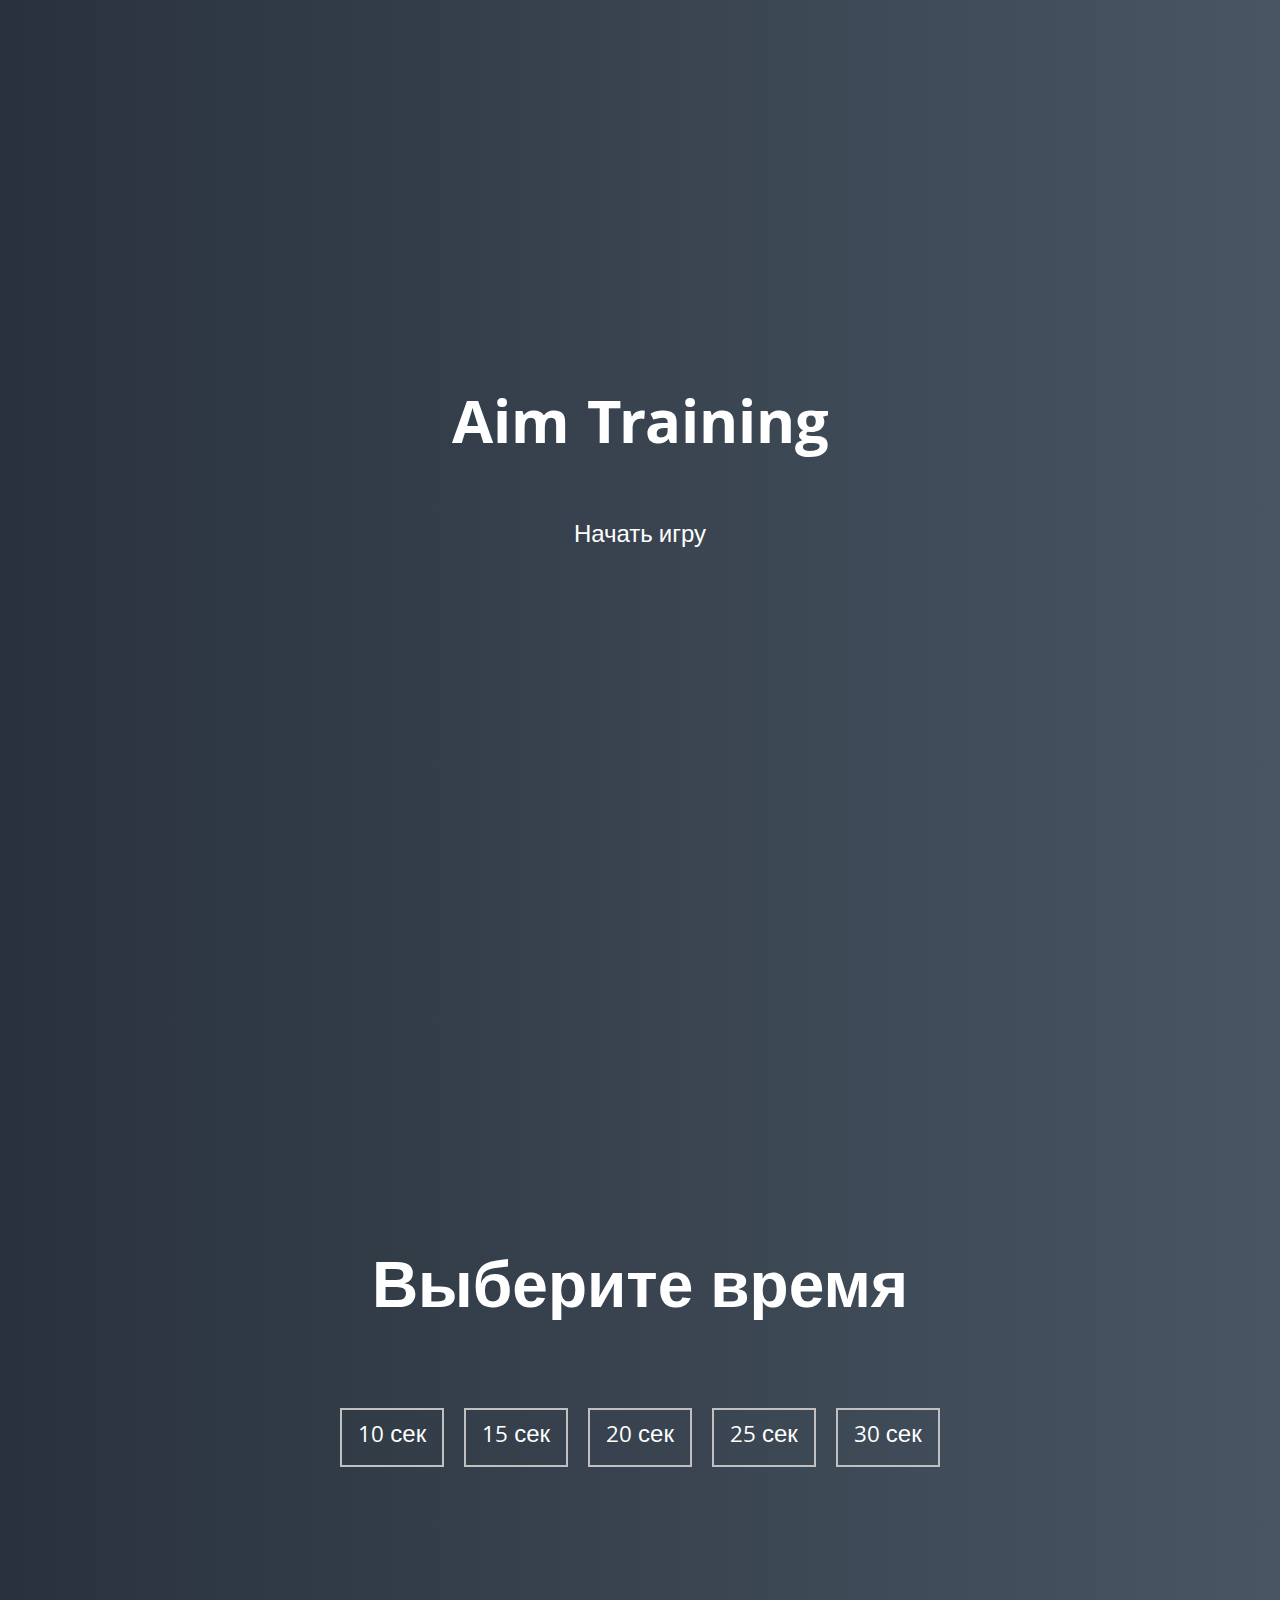
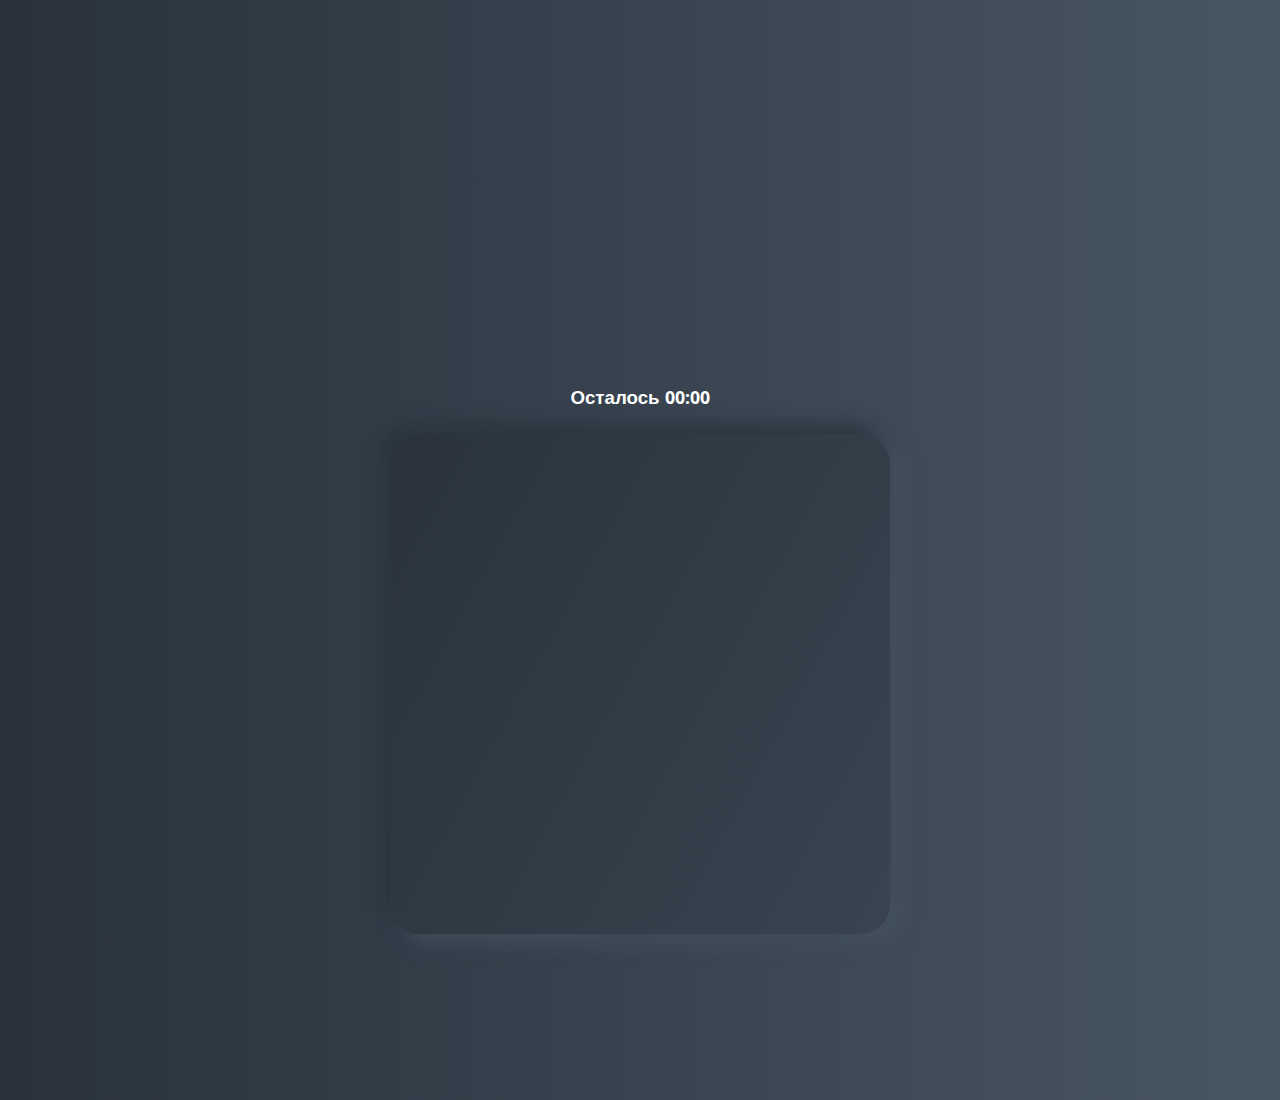
<file: AIM game/index.html>
<!DOCTYPE html>
<html lang="en">
  <head>
    <meta charset="UTF-8" />
    <meta name="viewport" content="width=device-width, initial-scale=1.0" />
    <link rel="stylesheet" href="styles.css" />
    <title>Aim Training</title>
  </head>
  <body>
    <div class="screen">
      <h1>Aim Training</h1>
      <a href="#" class="start" id="start">Начать игру</a>
    </div>

    <div class="screen">
      <h1>Выберите время</h1>
      <ul class="time-list" id="time-list">
        <li>
          <button class="time-btn" data-time="10">
            10 сек
          </button>
        </li>
        <li>
          <button class="time-btn" data-time="15">
            15 сек
          </button>
        </li>
        <li>
          <button class="time-btn" data-time="20">
            20 сек
          </button>
        </li>
        <li>
          <button class="time-btn" data-time="25">
            25 сек
          </button>
        </li>
        <li>
          <button class="time-btn" data-time="30">
            30 сек
          </button>
        </li>
      </ul>
    </div>

    <div class="screen">
      <h3>Осталось <span id="time">00:00</span></h3>
      <div class="board" id="board"></div>
    </div>
    <script src="app.js"></script>
  </body>
</html>
</file>
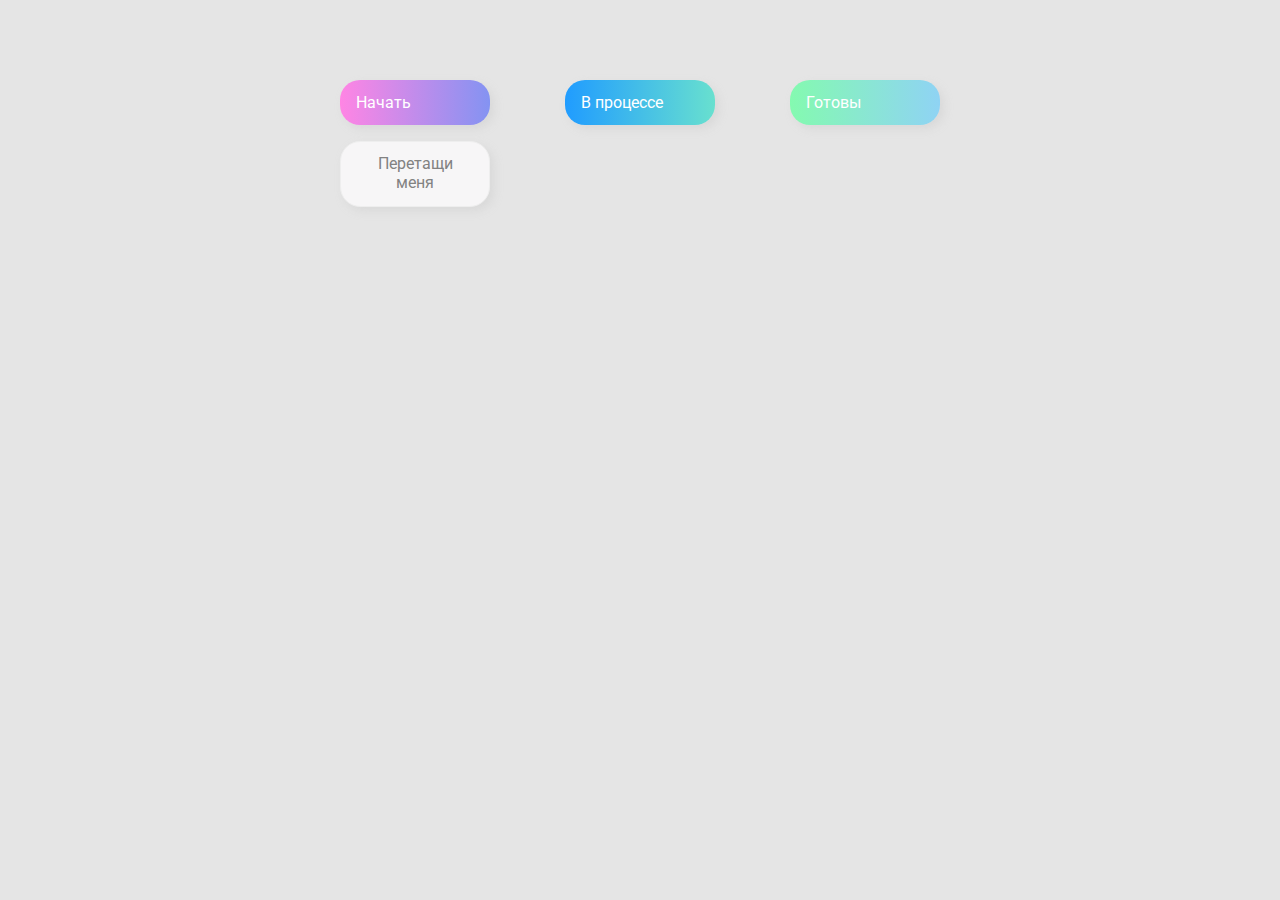
<file: drag and drop/index.html>
<!DOCTYPE html>
<html lang="en">
  <head>
    <meta charset="UTF-8" />
    <meta name="viewport" content="width=device-width, initial-scale=1.0" />
    <link rel="stylesheet" href="styles.css" />
    <title>Drag & Drop</title>
  </head>
  <body>
    <div>
      <div class="row">
        <div class="col-header start">Начать</div>
        <div class="col-header progress">В процессе</div>
        <div class="col-header done">Готовы</div>
      </div>

      <div class="row">
        <div class="placeholder">
          <div class="item" draggable="true">Перетащи меня</div>
        </div>
        <div class="placeholder"></div>
        <div class="placeholder"></div>
      </div>
    </div>
    <script src="app.js"></script>
  </body>
</html>
</file>
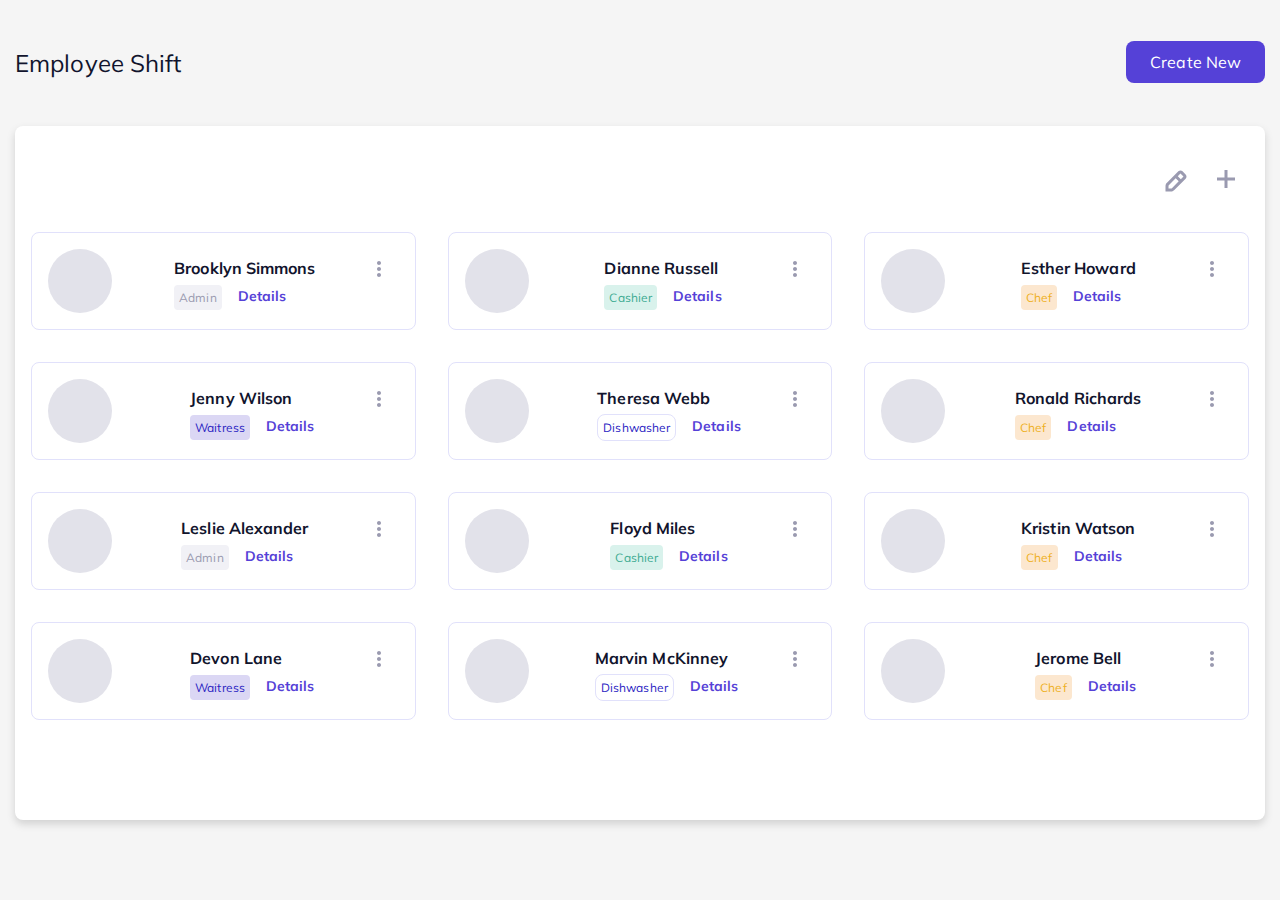
<file: hw-1/index.html>
<!DOCTYPE html>
<html lang="en">

<head>
   <meta charset="UTF-8">
   <meta http-equiv="X-UA-Compatible" content="IE=edge">
   <meta name="viewport" content="width=device-width, initial-scale=1.0">
   <link href="https://fonts.googleapis.com/css2?family=Mulish:wght@700&display=swap" rel="stylesheet">
   <link rel="stylesheet" href="style.css">
   <title>Employee Shift</title>
</head>

<body>
   <section class="employee">
      <div class="employee__container">
         <header class="employee__header">
            <h1>Employee Shift</h1>
            <button>
               <a class="employee__bth-new" href="#">Create New</a>
            </button>
         </header>
         <div class="employee__body">
            <div class="employee__icons">
               <a href="#"><img class="employee__icon" src="icon/1.svg" alt="pencil"></a>
               <a href="#"><img class="employee__icon" src="icon/2.svg" alt="cross"></a>
            </div>
            <div class="employee__blocks">
               <div class="employee__block">
                  <div class="employee__foto"></div>
                  <div class="employee__card">
                     <p class="employee__name">Brooklyn Simmons</p>
                     <div class="employee__links">
                        <button><a class="employee__bth employee__bth-admin" href="#">Admin</a></button>
                        <a class="employee__bth-details" href="#">Details</a>
                     </div>
                  </div>
                  <a href="#"><img class="employee__icon-points" src="icon/3.svg" alt="points"></a>
               </div>
               <div class="employee__block">
                  <div class="employee__foto"></div>
                  <div class="employee__card">
                     <p class="employee__name">Dianne Russell</p>
                     <div class="employee__links">
                        <button><a class="employee__bth employee__bth-cashier" href="#">Cashier</a></button>
                        <a class="employee__bth-details" href="#">Details</a>
                     </div>
                  </div>
                  <a href="#"><img class="employee__icon-points" src="icon/3.svg" alt="points"></a>
               </div>
               <div class="employee__block">
                  <div class="employee__foto"></div>
                  <div class="employee__card">
                     <p class="employee__name">Esther Howard</p>
                     <div class="employee__links">
                        <button><a class=" employee__bth employee__bth-chef" href="#">Chef</a></button>
                        <a class="employee__bth-details" href="#">Details</a>
                     </div>
                  </div>
                  <a href="#"><img class="employee__icon-points" src="icon/3.svg" alt="points"></a>
               </div>
               <div class="employee__block">
                  <div class="employee__foto"></div>
                  <div class="employee__card">
                     <p class="employee__name">Jenny Wilson</p>
                     <div class="employee__links">
                        <button><a class=" employee__bth employee__bth-waitress" href="#">Waitress</a></button>
                        <a class="employee__bth-details" href="#">Details</a>
                     </div>
                  </div>
                  <a href="#"><img class="employee__icon-points" src="icon/3.svg" alt="points"></a>
               </div>
               <div class="employee__block">
                  <div class="employee__foto"></div>
                  <div class="employee__card">
                     <p class="employee__name">Theresa Webb</p>
                     <div class="employee__links">
                        <button><a class=" employee__bth employee__bth-dishwasher" href="#">Dishwasher</a></button>
                        <a class="employee__bth-details" href="#">Details</a>
                     </div>
                  </div>
                  <a href="#"><img class="employee__icon-points" src="icon/3.svg" alt="points"></a>
               </div>
               <div class="employee__block">
                  <div class="employee__foto"></div>
                  <div class="employee__card">
                     <p class="employee__name">Ronald Richards</p>
                     <div class="employee__links">
                        <button><a class=" employee__bth employee__bth-chef" href="#">Chef</a></button>
                        <a class="employee__bth-details" href="#">Details</a>
                     </div>
                  </div>
                  <a href="#"><img class="employee__icon-points" src="icon/3.svg" alt="points"></a>
               </div>
               <div class="employee__block">
                  <div class="employee__foto"></div>
                  <div class="employee__card">
                     <p class="employee__name">Leslie Alexander</p>
                     <div class="employee__links">
                        <button><a class="employee__bth employee__bth-admin" href="#">Admin</a></button>
                        <a class="employee__bth-details" href="#">Details</a>
                     </div>
                  </div>
                  <a href="#"><img class="employee__icon-points" src="icon/3.svg" alt="points"></a>
               </div>
               <div class="employee__block">
                  <div class="employee__foto"></div>
                  <div class="employee__card">
                     <p class="employee__name">Floyd Miles</p>
                     <div class="employee__links">
                        <button><a class="employee__bth employee__bth-cashier" href="#">Cashier</a></button>
                        <a class="employee__bth-details" href="#">Details</a>
                     </div>
                  </div>
                  <a href="#"><img class="employee__icon-points" src="icon/3.svg" alt="points"></a>
               </div>
               <div class="employee__block">
                  <div class="employee__foto"></div>
                  <div class="employee__card">
                     <p class="employee__name">Kristin Watson</p>
                     <div class="employee__links">
                        <button><a class=" employee__bth employee__bth-chef" href="#">Chef</a></button>
                        <a class="employee__bth-details" href="#">Details</a>
                     </div>
                  </div>
                  <a href="#"><img class="employee__icon-points" src="icon/3.svg" alt="points"></a>
               </div>
               <div class="employee__block">
                  <div class="employee__foto"></div>
                  <div class="employee__card">
                     <p class="employee__name">Devon Lane</p>
                     <div class="employee__links">
                        <button><a class=" employee__bth employee__bth-waitress" href="#">Waitress</a></button>
                        <a class="employee__bth-details" href="#">Details</a>
                     </div>
                  </div>
                  <a href="#"><img class="employee__icon-points" src="icon/3.svg" alt="points"></a>
               </div>
               <div class="employee__block">
                  <div class="employee__foto"></div>
                  <div class="employee__card">
                     <p class="employee__name">Marvin McKinney</p>
                     <div class="employee__links">
                        <button><a class=" employee__bth employee__bth-dishwasher" href="#">Dishwasher</a></button>
                        <a class="employee__bth-details" href="#">Details</a>
                     </div>
                  </div>
                  <a href="#"><img class="employee__icon-points" src="icon/3.svg" alt="points"></a>
               </div>
               <div class="employee__block">
                  <div class="employee__foto"></div>
                  <div class="employee__card">
                     <p class="employee__name">Jerome Bell</p>
                     <div class="employee__links">
                        <button><a class=" employee__bth employee__bth-chef" href="#">Chef</a></button>
                        <a class="employee__bth-details" href="#">Details</a>
                     </div>
                  </div>
                  <a href="#"><img class="employee__icon-points" src="icon/3.svg" alt="points"></a>
               </div>
            </div>
         </div>
      </div>
   </section>
</body>

</html>
</file>
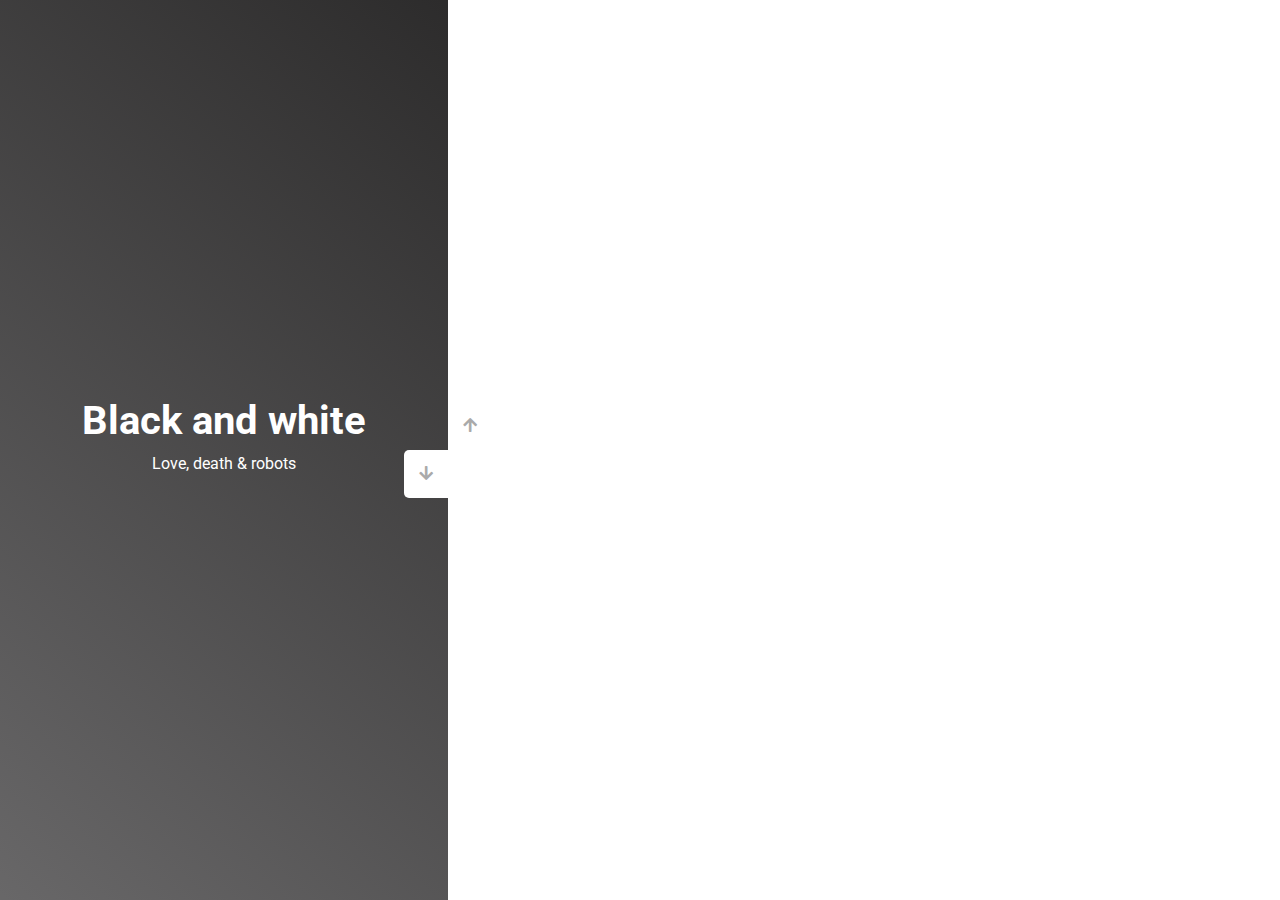
<file: slider/index.html>
<!DOCTYPE html>
<html lang="en">
  <head>
    <meta charset="UTF-8" />
    <meta name="viewport" content="width=device-width, initial-scale=1.0" />
    <link
      rel="stylesheet"
      href="https://cdnjs.cloudflare.com/ajax/libs/font-awesome/5.15.1/css/all.min.css"
    />
    <link rel="stylesheet" href="style.css" />
    <title>Слайдер</title>
  </head>
  <body>
    <div class="container">
      <div class="sidebar">
        <div
          style="
            background: linear-gradient(229.99deg, #11dee9 -26%, #017e8b 145%);
          "
        >
          <h1>Snow in the desert</h1>
          <p>Love, death & robots</p>
        </div>
        <div
          style="
            background: linear-gradient(215.32deg, #f90306 -1%, #9e0706 124%);
          "
        >
          <h1>Life Hutch</h1>
          <p>Love, death & robots</p>
        </div>
        <div
          style="
            background: linear-gradient(221.87deg, #8308ea 1%, #5305af 128%);
          "
        >
          <h1>Zima Blue</h1>
          <p>Love, death & robots</p>
        </div>
        <div
          style="
            background: linear-gradient(220.16deg, #ffe101 -8%, #f39102 138%);
          "
        >
          <h1>Automated Customer Service</h1>
          <p>Love, death & robots</p>
        </div>
        <div
        style="
          background: linear-gradient(220.16deg, #403d27 -20%, #37260c 148%);
        "
      >
        <h1>Girl</h1>
        <p>Love, death & robots</p>
      </div>
      <div
        style="
          background: linear-gradient(220.16deg, #ffffff -15%, #846d44 105%);
        "
      >
        <h1>Snow</h1>
        <p>Love, death & robots</p>
      </div>
      <div
      style="
        background: linear-gradient(220.16deg, #eb9fca -15%, #d37db9 158%);
      "
    >
      <h1>Rose</h1>
      <p>Love, death & robots</p>
    </div>
    <div
    style="
      background: linear-gradient(220.16deg, #222121 -18%, #6d6c6d 108%);
    "
  >
    <h1>Black and white</h1>
    <p>Love, death & robots</p>
  </div>
      </div>
      <div class="main-slide">
        <div
        style="
          background-image: url('https://images.unsplash.com/photo-1465869185982-5a1a7522cbcb?ixlib=rb-4.0.3&ixid=M3wxMjA3fDB8MHxzZWFyY2h8NXx8YmxhY2slMjBhbmQlMjB3aGl0ZXxlbnwwfHwwfHx8MA%3D%3D&auto=format&fit=crop&w=500&q=60');
        "
      ></div>
        <div
        style="
          background-image: url('https://images.unsplash.com/photo-1597826368522-9f4cb5a6ba48?ixlib=rb-4.0.3&ixid=M3wxMjA3fDB8MHxzZWFyY2h8MTB8fHJvc2V8ZW58MHx8MHx8fDA%3D&auto=format&fit=crop&w=500&q=60');
        "
      ></div>
        <div
        style="
          background-image: url('https://images.unsplash.com/photo-1477601263568-180e2c6d046e?ixlib=rb-4.0.3&ixid=M3wxMjA3fDB8MHxwaG90by1wYWdlfHx8fGVufDB8fHx8fA%3D%3D&auto=format&fit=crop&w=870&q=80');
        "
      ></div>
        <div
          style="
            background-image: url('https://images.unsplash.com/photo-1690167370262-1089a8591318?ixlib=rb-4.0.3&ixid=M3wxMjA3fDB8MHxlZGl0b3JpYWwtZmVlZHw0fHx8ZW58MHx8fHx8&auto=format&fit=crop&w=900&q=60');
          "
        ></div>
        <div
          style="
            background-image: url('https://images.unsplash.com/photo-1601574968106-b312ac309953?ixlib=rb-1.2.1&ixid=MnwxMjA3fDB8MHxwaG90by1wYWdlfHx8fGVufDB8fHx8&auto=format&fit=crop&w=1996&q=80');
          "
        ></div>
        <div
          style="
            background-image: url('https://images.unsplash.com/photo-1511447333015-45b65e60f6d5?ixid=MnwxMjA3fDB8MHxwaG90by1wYWdlfHx8fGVufDB8fHx8&ixlib=rb-1.2.1&auto=format&fit=crop&w=2023&q=80');
          "
        ></div>
        <div
          style="
            background-image: url('https://images.unsplash.com/photo-1501529301789-b48c1975542a?ixid=MnwxMjA3fDB8MHxwaG90by1wYWdlfHx8fGVufDB8fHx8&ixlib=rb-1.2.1&auto=format&fit=crop&w=1950&q=80');
          "
        ></div>
        <div
          style="
            background-image: url('https://images.unsplash.com/photo-1520263115673-610416f52ab6?ixlib=rb-1.2.1&ixid=MnwxMjA3fDB8MHxwaG90by1wYWdlfHx8fGVufDB8fHx8&auto=format&fit=crop&w=1950&q=80');
          "
        ></div>
      </div>
      <div class="controls">
        <button class="down-button">
          <i class="fas fa-arrow-down"></i>
        </button>
        <button class="up-button">
          <i class="fas fa-arrow-up"></i>
        </button>
      </div>
    </div>
    <script src="app.js"></script>
  </body>
</html>
</file>
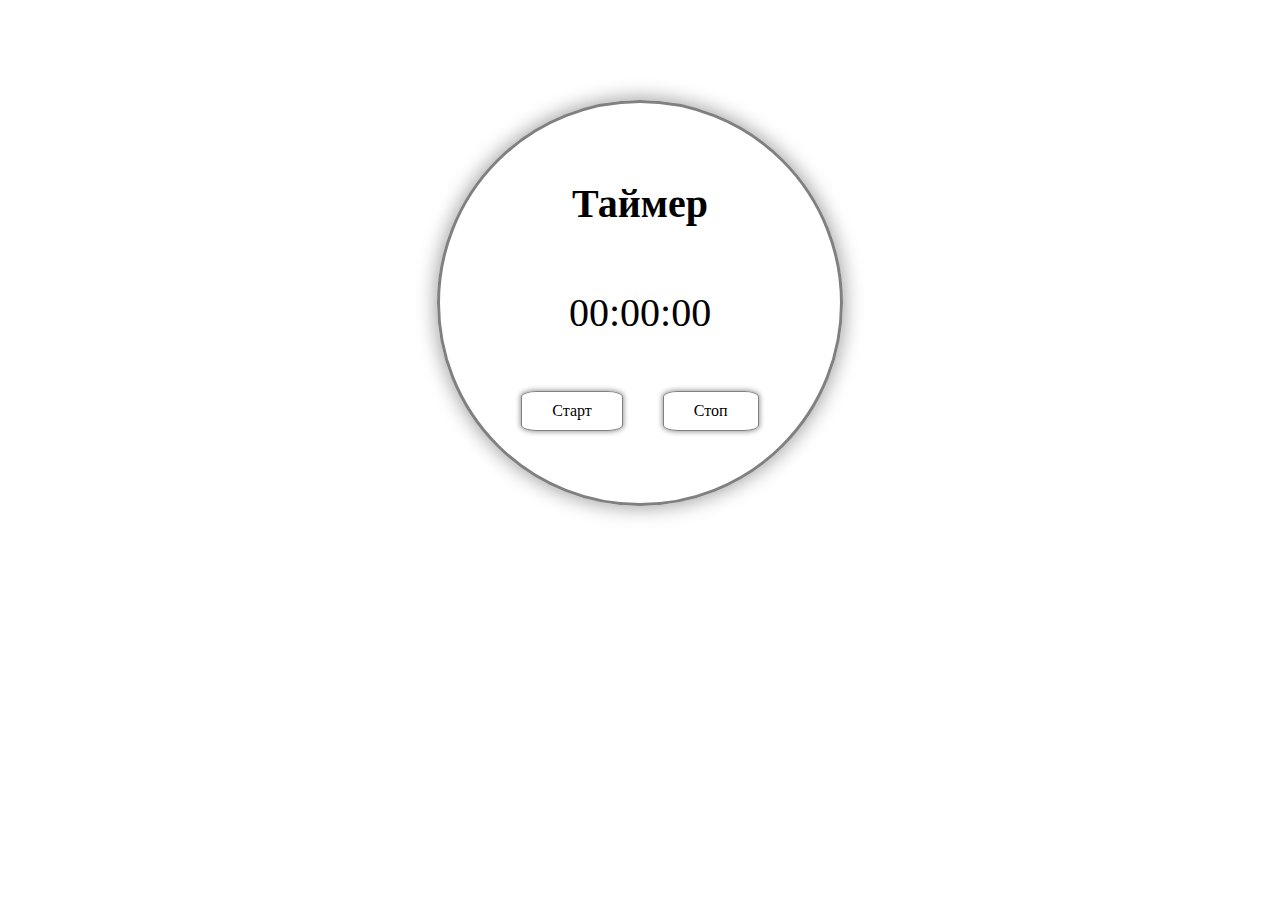
<file: Timer/index.html>
<!DOCTYPE html>
<html lang="en">

<head>
   <meta charset="UTF-8">
   <meta http-equiv="X-UA-Compatible" content="IE=edge">
   <meta name="viewport" content="width=device-width, initial-scale=1.0">
   <title>Timer</title>
   <link rel="stylesheet" href="./style.css">
</head>

<body>
   <div id="timer_wrapper"></div>
   <script src="./index.js"></script>
</body>

</html>
</file>
<file: AIM game/styles.css>
@import url("https://fonts.googleapis.com/css?family=Khula&display=swap");

* {
  box-sizing: border-box;
}

body {
  color: #fff;
  font-family: "Khula", sans-serif;
  height: 100vh;
  overflow: hidden;
  margin: 0;
  text-align: center;
}

a {
  color: #fff;
  text-decoration: none;
}

a:hover {
  color: #16d9e3;
}

.start {
  font-size: 1.5rem;
}

h1 {
  line-height: 1.4;
  font-size: 4rem;
}

.screen {
  display: flex;
  flex-direction: column;
  align-items: center;
  justify-content: center;
  height: 100vh;
  width: 100vw;
  transition: margin 0.5s ease-out;
  background: linear-gradient(90deg, #29323c 0%, #485563 100%);
}

.screen.up {
  margin-top: -100vh;
}

.time-list {
  display: flex;
  flex-wrap: wrap;
  justify-content: center;
  list-style: none;
  padding: 0;
}

.time-list li {
  margin: 10px;
}

.time-btn {
  background-color: transparent;
  border: 2px solid #c0c0c0;
  color: #fff;
  cursor: pointer;
  font-family: inherit;
  padding: 0.5rem 1rem;
  font-size: 1.5rem;
}

.time-btn:hover {
  border: 2px solid #16d9e3;
  color: #16d9e3;
}

.hide {
  opacity: 0;
}

.primary {
  color: #16d9e3;
}

.board {
  display: flex;
  justify-content: center;
  align-items: center;
  position: relative;
  width: 500px;
  height: 500px;
  background: linear-gradient(118.38deg, #29323c -4.6%, #485563 200.44%);
  box-shadow: -8px -8px 20px #2a333d, 10px 7px 20px #475462;
  border-radius: 30px;
  overflow: hidden;
}

.circle {
  background: linear-gradient(90deg, #16d9e3 0%, #30c7ec 47%, #46aef7 100%);
  position: absolute;
  border-radius: 50%;
  cursor: pointer;
}
</file>
<file: drag and drop/styles.css>
@import url("https://fonts.googleapis.com/css?family=Roboto&display=swap");

* {
  box-sizing: border-box;
}

body {
  font-family: "Roboto", sans-serif;
  background-color: #e5e5e5;
  display: flex;
  padding-top: 5rem;
  justify-content: center;
  overflow: hidden;
  margin: 0;
}

.row {
  display: flex;
  width: 600px;
  justify-content: space-between;
  margin-bottom: 1rem;
}

.col-header {
  width: 150px;
  box-shadow: 4px 4px 9px rgba(198, 198, 198, 0.36);
  border-radius: 20px;
  padding: 0.8rem 1rem;
  color: #fff;
}

.item {
  width: 150px;
  height: 66px;
  border: 1px solid #eee;
  box-shadow: 4px 4px 9px rgba(198, 198, 198, 0.36);
  border-radius: 20px;
  background: #f7f6f7;
  padding: 0.8rem 1rem;
  color: #828282;
  text-align: center;
  cursor: grab;
}

.item:active {
  cursor: grabbing;
}

.placeholder {
  width: 150px;
  height: 66px;
}

.start {
  background: linear-gradient(90deg, #ff85e4 0%, #229efd 179.25%);
}

.progress {
  background: linear-gradient(90deg, #209cff 0%, #68e0cf 100%);
}

.done {
  background: linear-gradient(90deg, #84fab0 0%, #8fd3f4 100%);
}
.hold{
  border: 5px solid #b2edff;
  color:#229efd;
  font-weight: 800;
}
.hide{
  display: none;
}
.hovered{
  border: 1px solid #8ed7ed;
  background-color: #b2edff;
  box-shadow: 4px 4px 9px rgba(244, 249, 249, 0.36);
  border-radius: 20px;
  transition: border 0.2s ease;
}
</file>
<file: hw-1/style.css>
* {
   padding: 0;
   margin: 0;
   border: 0;
}
*,*:before,*:after{
   -moz-box-sizing: border-box;
   -webkit-box-sizing: border-box;
   box-sizing: border-box;
}
:focus,:active {outline: none;}
a:focus, a:active {outline: none;}

nav,footer,header,aside {display:block}

html,body {
   height: 100%;
   width: 100%;
   font-size: 100%;
   line-height: 1;
   font-size: 14px;
   -ms-text-size-adjust: 100%;
   -moz-text-size-adjust: 100%;
   -webkit-text-size-adjust: 100%;
}
input,button,textarea{font-family: inherit;}
input::-ms-clear {display: none;}
button {cursor: pointer;}
button::-moz-focus-inner {padding: 0;border: 0;}
a,a:visited{text-decoration: none;}
a:hover{text-decoration: none;}
ul,li{list-style: none;}
img{vertical-align: top;}

h1,h2,h3,h4,h5,h6{font-size: inherit;font-weight: 400;}

body{
   font-family: 'Mulish';
   font-weight: 700;   
   background-color: #F5F5F5;
}
.employee {
}
.employee__container {
   max-width: 1294px;
   margin: 0 auto;
   padding: 0 15px;
}
.employee__header {
   display: flex;
   min-height: 126px;
   align-items: center;
   justify-content: space-between;
}
h1{
   font-size: 24px;
   line-height: 120%;
   letter-spacing: 0.005em;
   color: #11142D;
   padding-right: 10px;
}
.employee__bth-new {
   font-size: 16px;
   line-height: 120%;
   text-align: center;
   letter-spacing: 0.005em;
   color: #FFFFFF;
   padding: 11px 24px;
   background: #5541D7;
   border-radius: 8px;
   transition: all 0.3s ease;
   white-space: nowrap;
}
.employee__bth-new:hover {
   background: #332685;  
}
.employee__body {
   background: #FFFFFF;
   border-radius: 8px;
   box-shadow: 0px 4px 8px rgba(0, 0, 0, 0.15);
}
.employee__icons {
   display: flex;
   justify-content: flex-end;
}
.employee__icon{
   padding: 44px 30px 24px 0px;
   transition: all 0.3s ease;
}
.employee__icon:hover{
   transform: scale(1.2);
   }
.employee__blocks {
   display: flex;
   justify-content: space-between;
   align-items: flex-start;
   flex-wrap: wrap;
   padding-bottom: 84px;
}
.employee__block {
   display: flex;
   justify-content: space-between;
   align-items: flex-start;
   flex: 1 1 29%;
   border: 1px solid #E1E1FB;
   border-radius: 8px;
   margin: 16px;
}
.employee__foto{
   margin: 16px;
   width: 64px;
   height: 64px;
   border-radius: 50%;
   background: #E2E2EA;
}
.employee__card {
   display: flex;
   flex-direction: column;
   justify-content: space-between;
   align-items: flex-start;
}
.employee__name {
   font-size: 16px;
   line-height: 120%;
   letter-spacing: 0.005em;
   color: #11142D;
   padding: 26px 15px 10px 0;
   white-space: nowrap;
}
.employee__icon-points{
   margin: 28px 34px 0 0;
}
.employee__links {
   display: flex;
   justify-content: flex-start;
   align-items: center;
}
.employee__bth {
   font-size: 12px;
   line-height: 110%;
   text-align: center;
   letter-spacing: 0.008em;
   padding: 5px;
   border-radius: 4px;
}
.employee__bth-admin {
   color: #9A9AB0;
   background: #F1F1F6;
}
.employee__bth-details {
   line-height: 120%;
   letter-spacing: 0.005em;
   color: #5541D7;
   margin: 0 0 0 16px;
}
.employee__bth-admin:hover {
   color: #000
}
.employee__bth-details:hover {
   text-decoration: underline;
}
.employee__bth-cashier{
   color: #3CAA91;
   background: #D9F2EC;
}
.employee__bth-cashier:hover{
   color: #1d5649;
}
.employee__bth-chef{
   color: #EEAF22;
   background: #FCE7CF;
}
.employee__bth-chef:hover{
   color: #956e19;
}
.employee__bth-waitress{
   color: #2A23C2;
   background: #DBD7F4;
}
.employee__bth-waitress:hover{
   color: #120e5b;
}
.employee__bth-dishwasher{
   color: #2A23C2;
   background: #FFFFFF;
   border: 1px solid #E1E1FB;
   border-radius: 8px;
}
.employee__bth-dishwasher:hover{
   color: #120e5b;
}

@media (max-width: 992px){
   .employee__block {
      flex: 1 1 45%;
}
}
@media (max-width: 767px){
   .employee__block {
      flex: 1 1 100%;
      margin: 10px;
   }
   .employee__name {
      font-size: 14px;
      line-height: 100%;
      white-space: normal;
   }
   .employee__links {
   flex-direction: column;
   align-items: flex-start;
   }
   .employee__bth-details {
      margin: 15px 0;
   }
}
</file>
<file: slider/style.css>
@import url("https://fonts.googleapis.com/css?family=Roboto&display=swap");

* {
  box-sizing: border-box;
  margin: 0;
  padding: 0;
}

body {
  font-family: "Roboto", sans-serif;
  height: 100vh;
}

.container {
  position: relative;
  overflow: hidden;
  width: 100vw;
  height: 100vh;
}

.sidebar {
  height: 100%;
  width: 35%;
  position: absolute;
  top: 0;
  left: 0;
  transition: transform 0.5s ease-in-out;
}

.sidebar > div {
  height: 100%;
  width: 100%;
  display: flex;
  flex-direction: column;
  align-items: center;
  justify-content: center;
  color: #fff;
}

.sidebar h1 {
  font-size: 40px;
  margin-bottom: 10px;
  margin-top: -30px;
}

.main-slide {
  height: 100%;
  position: absolute;
  top: 0;
  left: 35%;
  width: 65%;
  transition: transform 0.5s ease-in-out;
}

.main-slide > div {
  background-repeat: no-repeat;
  background-size: cover;
  background-position: center center;
  height: 100%;
  width: 100%;
}

button {
  background-color: #fff;
  border: none;
  color: #aaa;
  cursor: pointer;
  font-size: 16px;
  padding: 15px;
}

button:hover {
  color: #222;
}

button:focus {
  outline: none;
}

.container .controls button {
  position: absolute;
  left: 35%;
  top: 50%;
  z-index: 100;
}

.container .controls .down-button {
  transform: translateX(-100%);
  border-top-left-radius: 5px;
  border-bottom-left-radius: 5px;
}

.container .controls .up-button {
  transform: translateY(-100%);
  border-top-right-radius: 5px;
  border-bottom-right-radius: 5px;
}
</file>
<file: Timer/style.css>
body{
   margin: auto;
}

#timer_wrapper {
   margin: 100px auto;
   width: 400px;
   height: 400px;
   border: 3px solid grey;
   border-radius: 50%;
   box-shadow: 0px 0px 20px 1px rgb(158, 155, 155);
}
.timer_name {
   padding: 50px 50px 30px;
   text-align: center;
   font-size: 40px;
}
.timer {
   margin: 0px 40px 30px;
   padding: 5px 10px;
   font-size: 40px;
   text-align: center;
   display: flex;
   justify-content: center;
}
.timer_buttons {
   display: flex;
   justify-content: center;

}
.btn  { 
   border: 1px solid grey;
   margin: 20px;
   border-radius: 15%;
   padding: 10px 30px;
   box-shadow: 0px 0px 5px 1px rgb(158, 155, 155);}

   .btn:hover{
transform: scale(1.2);
cursor: pointer;
}
</file>
